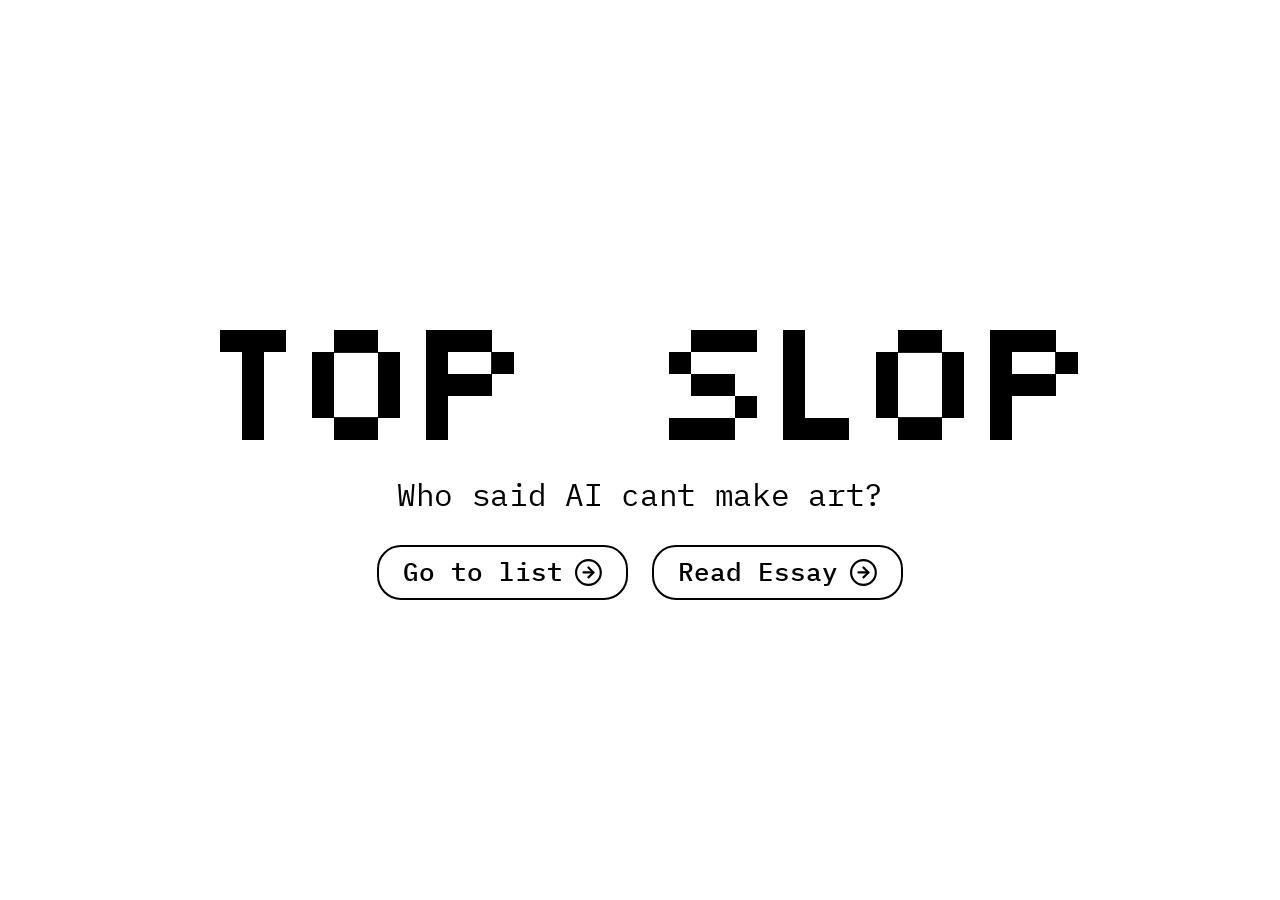
<file: index.html>
<!DOCTYPE html>
<html lang="en">
  <head>
    <meta charset="UTF-8" />
    <meta name="viewport" content="width=device-width, initial-scale=1.0" />
    <title>Top Slop</title>
    <meta
      name="description"
      content="A running archive of the moments when AI slop broke containment and took over public discourse."
    />
    <link rel="preconnect" href="https://fonts.googleapis.com" />
    <link rel="preconnect" href="https://fonts.gstatic.com" crossorigin />
    <link
      href="https://fonts.googleapis.com/css2?family=IBM+Plex+Mono:wght@300;400;500;600&family=Silkscreen:wght@400;700&display=swap"
      rel="stylesheet"
    />
    <link rel="stylesheet" href="./styles.css" />
  </head>
  <body data-page="home">
    <main class="home-shell">
      <section class="home-hero" aria-label="Top Slop intro">
        <h1 class="home-title" aria-label="Top Slop">
          <span>TOP</span>
          <span>SLOP</span>
        </h1>
        <p class="home-subtitle">Who said AI cant make art?</p>
        <nav class="home-actions" aria-label="Primary">
          <a class="pill-button" href="./list.html">
            <span>Go to list</span>
            <span class="pill-button__icon" aria-hidden="true">
              <svg viewBox="0 0 25 25" fill="none" xmlns="http://www.w3.org/2000/svg">
                <path d="M12.5 24C18.8513 24 24 18.8513 24 12.5C24 6.14873 18.8513 1 12.5 1C6.14873 1 1 6.14873 1 12.5C1 18.8513 6.14873 24 12.5 24Z" stroke="currentColor" stroke-width="2" stroke-linecap="round" stroke-linejoin="round"/>
                <path d="M12.5 17.1L17.1 12.5L12.5 7.90002" stroke="currentColor" stroke-width="2" stroke-linecap="round" stroke-linejoin="round"/>
                <path d="M7.90002 12.5H17.1" stroke="currentColor" stroke-width="2" stroke-linecap="round" stroke-linejoin="round"/>
              </svg>
            </span>
          </a>
          <a class="pill-button" href="./essay.html">
            <span>Read Essay</span>
            <span class="pill-button__icon" aria-hidden="true">
              <svg viewBox="0 0 25 25" fill="none" xmlns="http://www.w3.org/2000/svg">
                <path d="M12.5 24C18.8513 24 24 18.8513 24 12.5C24 6.14873 18.8513 1 12.5 1C6.14873 1 1 6.14873 1 12.5C1 18.8513 6.14873 24 12.5 24Z" stroke="currentColor" stroke-width="2" stroke-linecap="round" stroke-linejoin="round"/>
                <path d="M12.5 17.1L17.1 12.5L12.5 7.90002" stroke="currentColor" stroke-width="2" stroke-linecap="round" stroke-linejoin="round"/>
                <path d="M7.90002 12.5H17.1" stroke="currentColor" stroke-width="2" stroke-linecap="round" stroke-linejoin="round"/>
              </svg>
            </span>
          </a>
        </nav>
      </section>
    </main>
  </body>
</html>
</file>
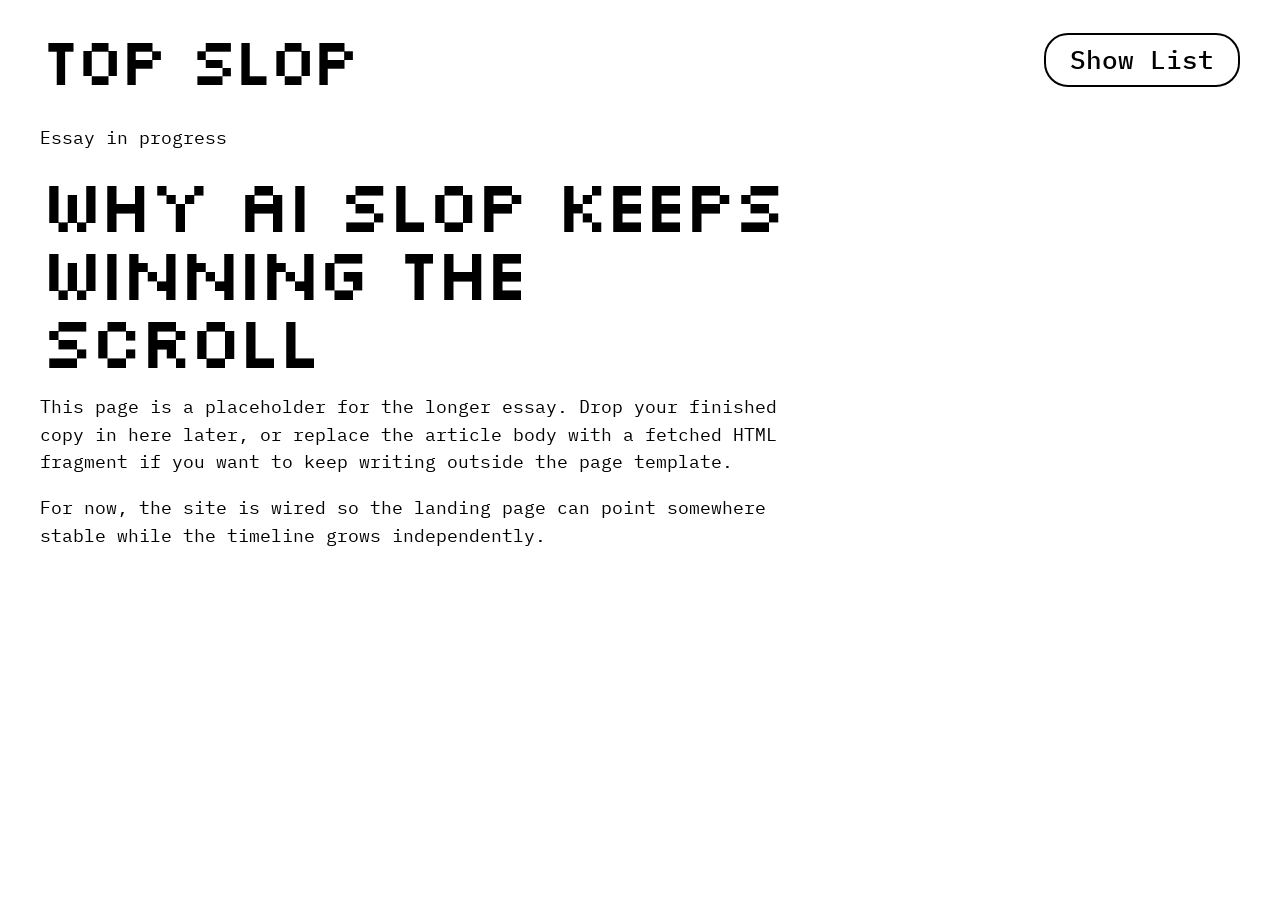
<file: essay.html>
<!DOCTYPE html>
<html lang="en">
  <head>
    <meta charset="UTF-8" />
    <meta name="viewport" content="width=device-width, initial-scale=1.0" />
    <title>Top Slop Essay</title>
    <meta
      name="description"
      content="Essay placeholder for Top Slop."
    />
    <link rel="preconnect" href="https://fonts.googleapis.com" />
    <link rel="preconnect" href="https://fonts.gstatic.com" crossorigin />
    <link
      href="https://fonts.googleapis.com/css2?family=IBM+Plex+Mono:wght@300;400;500;600&family=Silkscreen:wght@400;700&display=swap"
      rel="stylesheet"
    />
    <link rel="stylesheet" href="./styles.css" />
  </head>
  <body data-page="essay">
    <main class="essay-shell">
      <header class="page-header page-header--essay">
        <a class="back-link" href="./index.html">Top Slop</a>
        <a class="essay-link" href="./list.html">Show List</a>
      </header>

      <article class="essay">
        <p class="essay-kicker">Essay in progress</p>
        <h1 class="essay-title">Why AI slop keeps winning the scroll</h1>
        <p>
          This page is a placeholder for the longer essay. Drop your finished copy
          in here later, or replace the article body with a fetched HTML fragment if
          you want to keep writing outside the page template.
        </p>
        <p>
          For now, the site is wired so the landing page can point somewhere stable
          while the timeline grows independently.
        </p>
      </article>
    </main>
    <script src="./data/events.js"></script>
    <script src="./data/media.js"></script>
    <script src="./app.js"></script>
  </body>
</html>
</file>
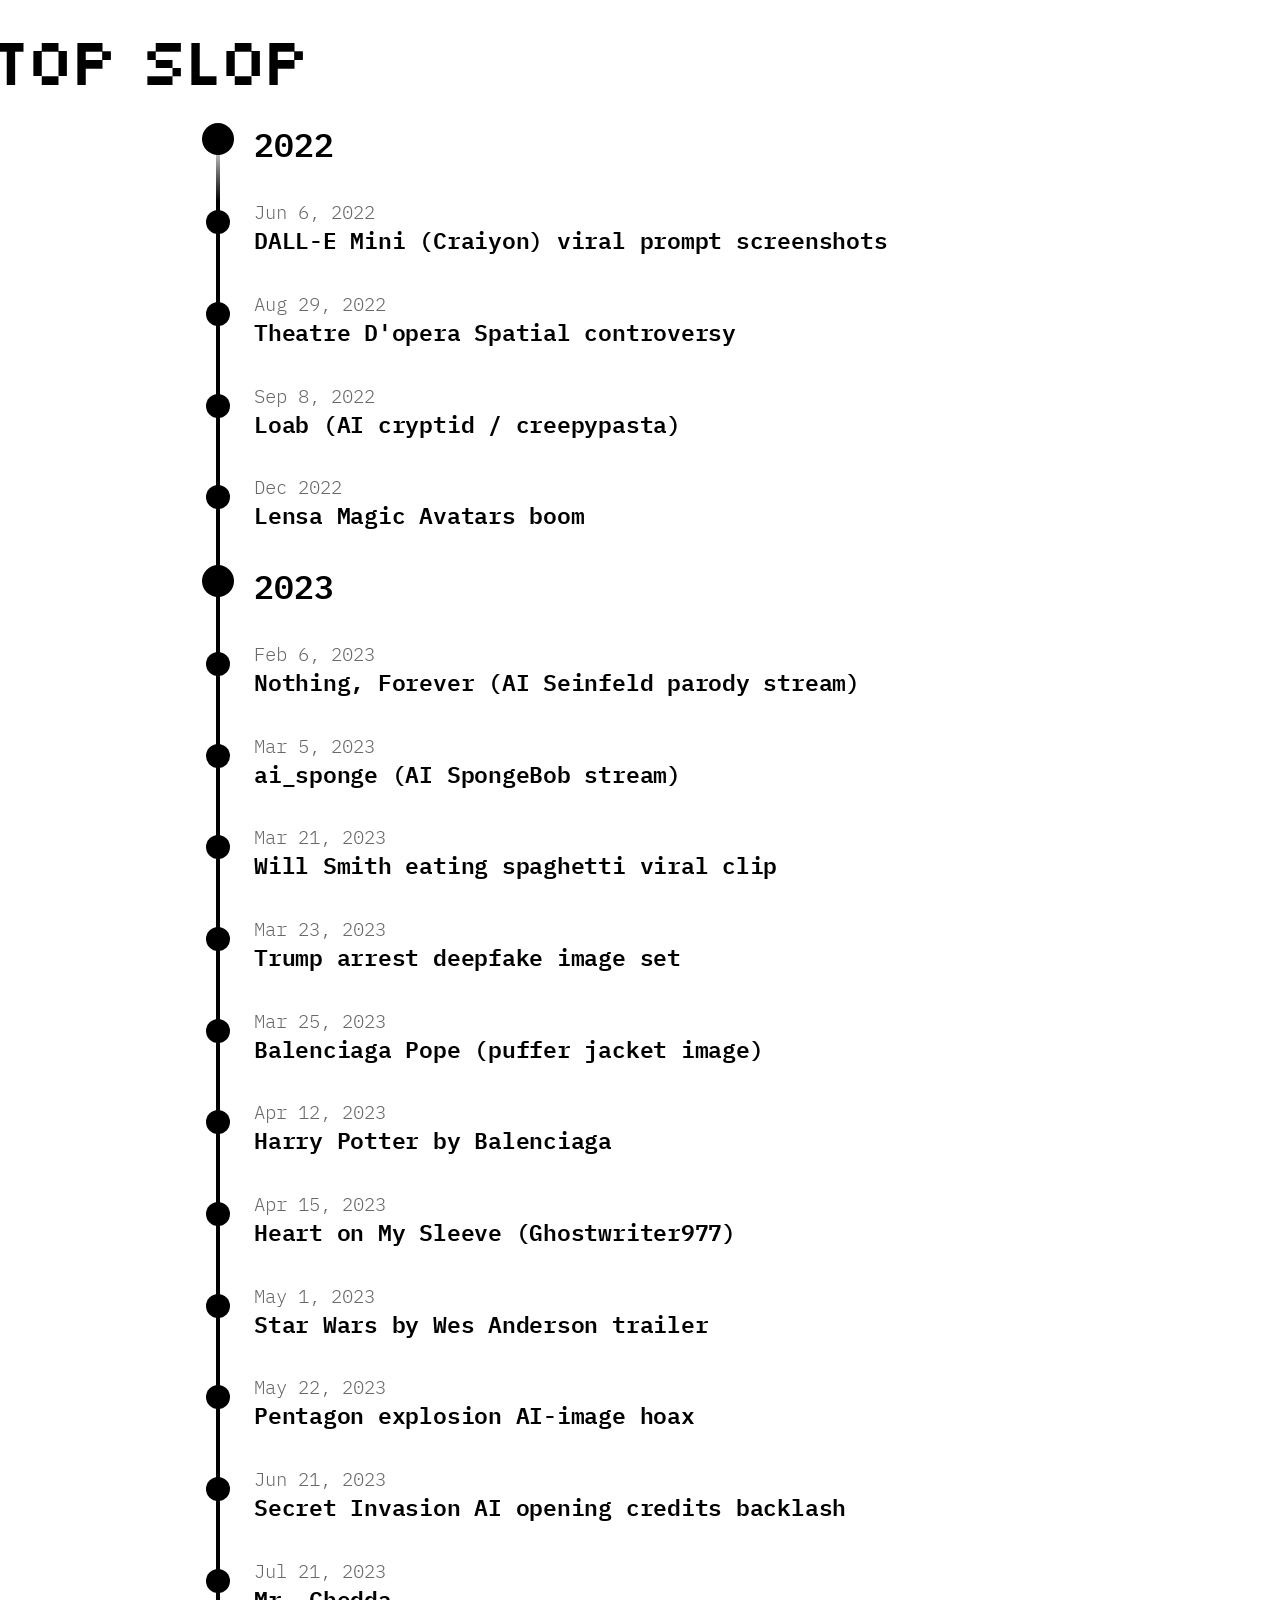
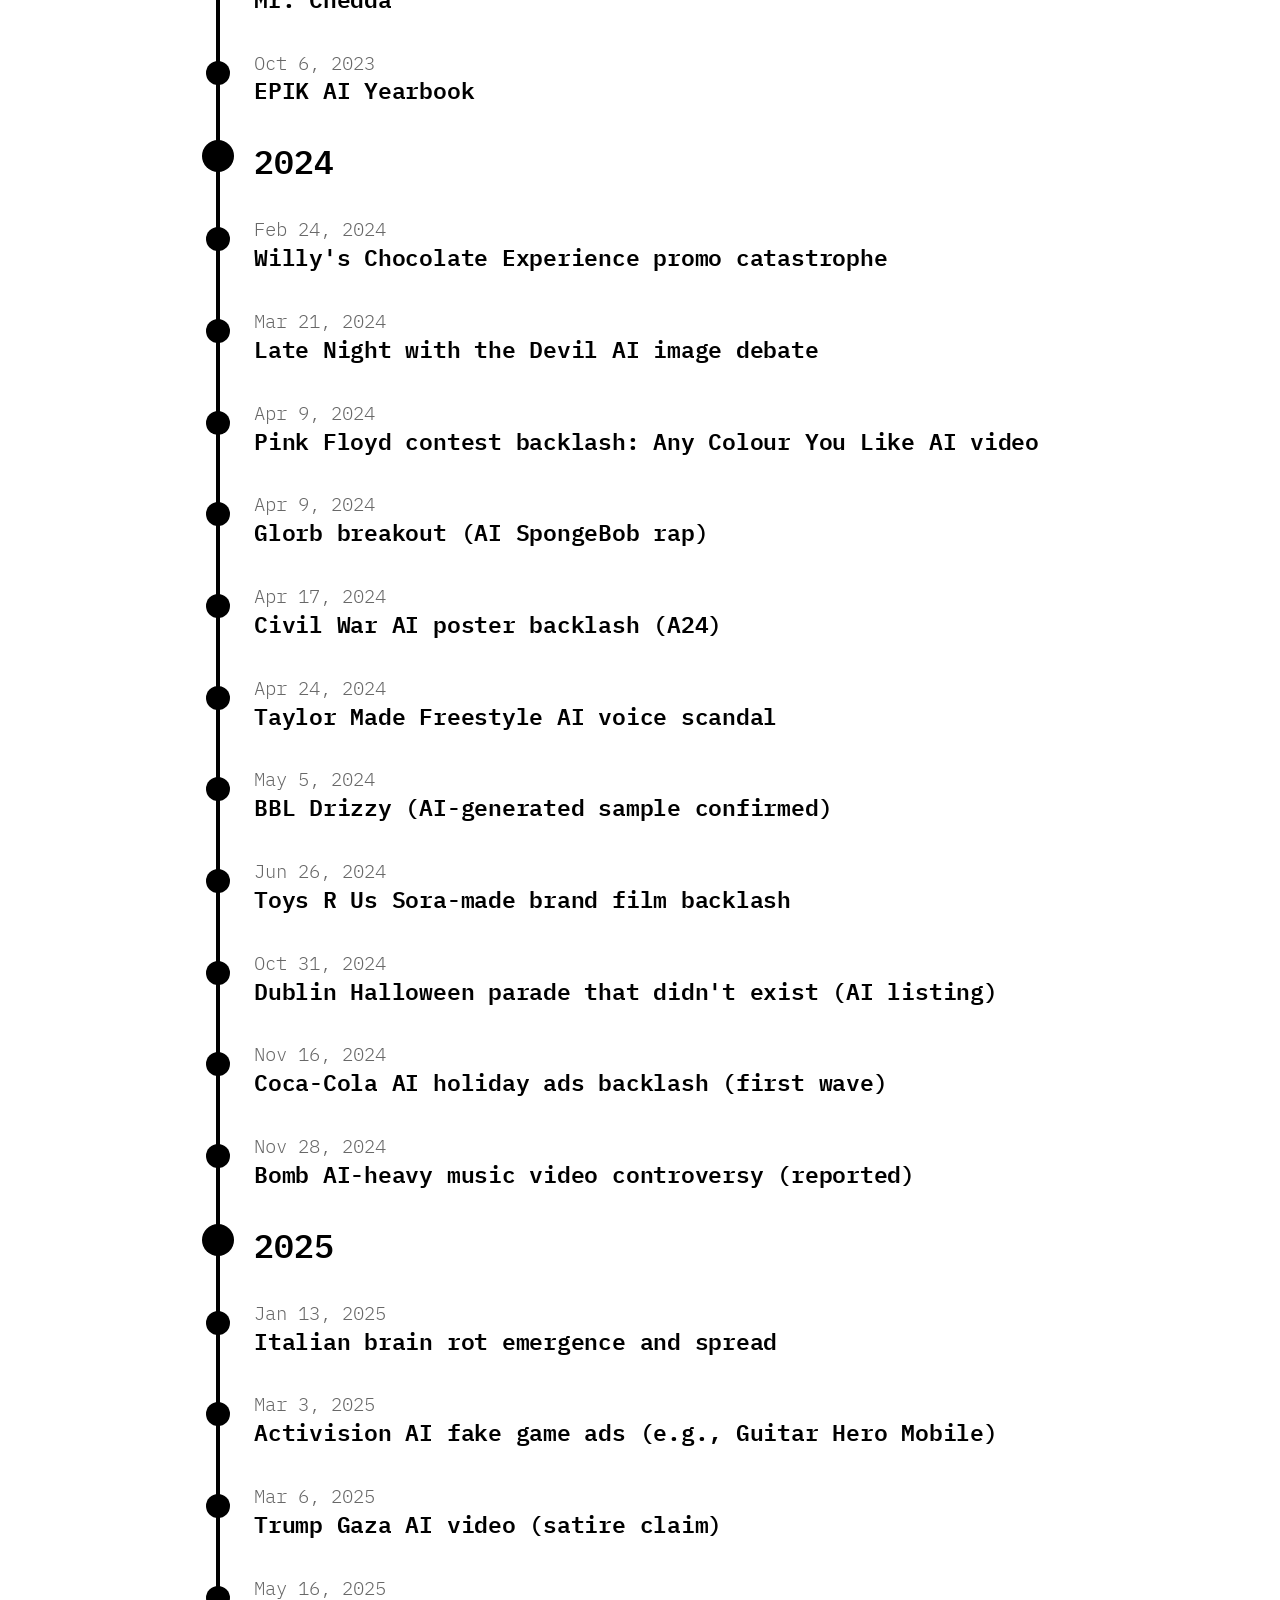
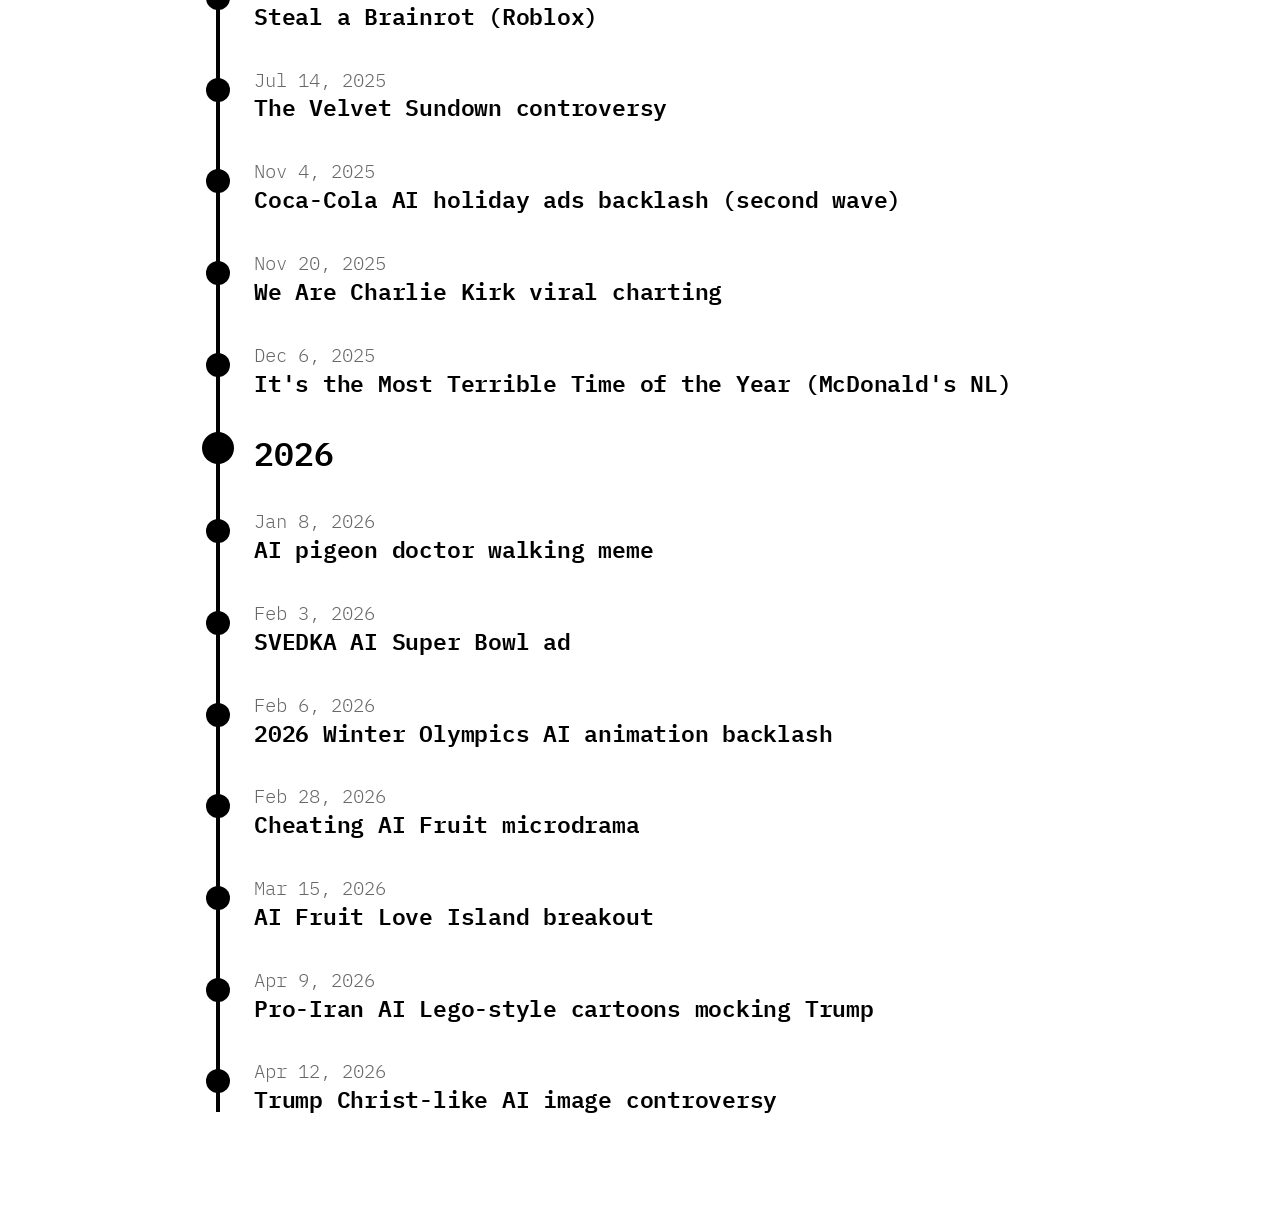
<file: list.html>
<!DOCTYPE html>
<html lang="en">
  <head>
    <meta charset="UTF-8" />
    <meta name="viewport" content="width=device-width, initial-scale=1.0" />
    <title>Top Slop List</title>
    <meta
      name="description"
      content="A chronological timeline of notable AI slop moments in public discourse."
    />
    <link rel="preconnect" href="https://fonts.googleapis.com" />
    <link rel="preconnect" href="https://fonts.gstatic.com" crossorigin />
    <link
      href="https://fonts.googleapis.com/css2?family=IBM+Plex+Mono:wght@300;400;500;600&family=Silkscreen:wght@400;700&display=swap"
      rel="stylesheet"
    />
    <link rel="stylesheet" href="./styles.css" />
  </head>
  <body data-page="list">
    <main class="list-shell">
      <header class="list-header">
        <a class="list-logo" href="./index.html" aria-label="Back to home">TOP SLOP</a>
      </header>

      <section class="timeline" data-timeline aria-label="Timeline entries"></section>
    </main>
    <script src="./data/events.js"></script>
    <script src="./data/media.js"></script>
    <script src="./app.js"></script>
  </body>
</html>
</file>
<file: styles.css>
:root {
  --page-bg: #ffffff;
  --ink: #000000;
  --ink-soft: #2d2d2d;
  --ink-muted: #686868;
  --rail: #000000;
  --tag-fill: #d7d7d7;
  --dot-muted: #b4b4b4;
  --pixel: "Silkscreen", monospace;
  --mono: "IBM Plex Mono", "Courier New", monospace;
  --page-width: 1280px;
  --timeline-rail: 176px;
  --timeline-text-start: 214px;
  --timeline-panel-offset: 28px;
}

*,
*::before,
*::after {
  box-sizing: border-box;
}

html,
body {
  margin: 0;
  min-height: 100%;
}

body {
  background: var(--page-bg);
  color: var(--ink);
  font-family: var(--mono);
  -webkit-font-smoothing: antialiased;
  text-rendering: optimizeLegibility;
}

a {
  color: inherit;
  text-decoration: none;
}

button,
summary {
  font: inherit;
}

.home-shell,
.list-shell,
.essay-shell {
  width: min(100%, var(--page-width));
  margin: 0 auto;
}

.home-shell {
  min-height: 100vh;
  display: grid;
  place-items: center;
  padding: 2rem;
}

.home-hero {
  width: 100%;
  min-height: calc(100vh - 64px);
  display: grid;
  align-content: center;
  justify-items: center;
  row-gap: 2rem;
}

.home-title {
  margin: 0;
  display: grid;
  grid-template-columns: max-content max-content;
  align-items: end;
  column-gap: clamp(3.5rem, 10vw, 8rem);
  font-family: var(--pixel);
  font-size: clamp(6rem, 15.6vw, 11rem);
  font-weight: 400;
  letter-spacing: -0.1em;
  line-height: 0.82;
  text-transform: uppercase;
}

.home-title span {
  display: block;
}

.home-subtitle {
  margin: 0;
  font-size: clamp(1.35rem, 2.45vw, 2rem);
  font-weight: 400;
  letter-spacing: -0.01em;
  line-height: 1.15;
}

.home-actions {
  display: flex;
  flex-wrap: wrap;
  justify-content: center;
  gap: 1.5rem;
}

.pill-button,
.essay-link {
  display: inline-flex;
  align-items: center;
  justify-content: center;
  gap: 0.75rem;
  padding: 0.75rem 1.5rem;
  border: 2px solid var(--ink);
  border-radius: 24px;
  background: #ffffff;
  font-size: clamp(1.2rem, 2vw, 1.65rem);
  font-weight: 500;
  line-height: 1;
  transition:
    transform 140ms ease,
    background-color 140ms ease;
}

.pill-button:hover,
.pill-button:focus-visible,
.essay-link:hover,
.essay-link:focus-visible {
  transform: translateY(-1px);
  background: #fafafa;
}

.pill-button__icon {
  width: 1.05em;
  height: 1.05em;
  display: inline-flex;
  align-items: center;
  justify-content: center;
  flex: 0 0 auto;
}

.pill-button__icon svg {
  width: 100%;
  height: 100%;
  display: block;
}

.list-shell,
.essay-shell {
  padding: 2rem 2.5rem 4.5rem;
}

.list-shell {
  position: relative;
}

.list-header {
  position: sticky;
  top: 0;
  z-index: 10;
  width: max-content;
  max-width: none;
  margin-top: -20px;
  margin-bottom: 0.25rem;
  margin-left: -50px;
  padding-top: 1.25rem;
  padding-bottom: 1.85rem;
}

.list-header::after {
  content: "";
  position: absolute;
  left: 50%;
  top: 0;
  z-index: -1;
  width: 100vw;
  height: 100%;
  transform: translateX(-50%);
  background: linear-gradient(
    to bottom,
    rgba(255, 255, 255, 1) 0%,
    rgba(255, 255, 255, 0.98) 42%,
    rgba(255, 255, 255, 0.86) 70%,
    rgba(255, 255, 255, 0) 100%
  );
  pointer-events: none;
}

.list-logo,
.back-link {
  display: inline-block;
  font-family: var(--pixel);
  font-size: clamp(3.2rem, 5.2vw, 4.6rem);
  font-weight: 400;
  letter-spacing: -0.1em;
  line-height: 0.84;
  text-transform: uppercase;
  white-space: nowrap;
}

.timeline {
  position: relative;
  min-height: 100vh;
  width: min(100%, 1060px);
  margin: 0;
  padding-top: 0.35rem;
}

.timeline::before {
  content: "";
  position: absolute;
  left: var(--timeline-rail);
  top: 0;
  bottom: 0;
  width: 4px;
  background: linear-gradient(
    to bottom,
    rgba(0, 0, 0, 0) 0,
    rgba(0, 0, 0, 0.18) 26px,
    rgba(0, 0, 0, 0.62) 52px,
    rgba(0, 0, 0, 1) 78px,
    rgba(0, 0, 0, 1) 100%
  );
}

.timeline-year,
.timeline-entry {
  position: relative;
}

.timeline-year {
  margin: 0 0 42px;
  padding-left: var(--timeline-text-start);
  font-size: 33px;
  font-weight: 600;
  line-height: 1;
}

.timeline-year::before,
.timeline-entry::before {
  content: "";
  position: absolute;
  border-radius: 999px;
  background: var(--ink);
}

.timeline-year::before {
  width: 32px;
  height: 32px;
  left: calc(var(--timeline-rail) - 14px);
  top: -5px;
}

.timeline-entry {
  margin: 0 0 42px;
}

.timeline-entry::before {
  width: 24px;
  height: 24px;
  left: calc(var(--timeline-rail) - 10px);
  top: 7px;
}

.timeline-entry > summary {
  list-style: none;
  cursor: pointer;
  display: grid;
  gap: 4px;
  padding-left: var(--timeline-text-start);
  outline: none;
}

.timeline-entry > summary::-webkit-details-marker {
  display: none;
}

.timeline-entry > summary:hover .entry-title,
.timeline-entry > summary:focus-visible .entry-title {
  text-decoration: underline;
  text-decoration-thickness: 1px;
  text-underline-offset: 0.14em;
}

.entry-date {
  margin: 0;
  color: var(--ink-muted);
  font-size: 19px;
  font-weight: 300;
  line-height: 1.05;
}

.entry-title {
  margin: 0;
  font-size: 23px;
  font-weight: 600;
  line-height: 1.12;
  letter-spacing: -0.01em;
}

.entry-panel {
  margin-top: 28px;
  margin-bottom: 50px;
  margin-left: calc(var(--timeline-text-start) + var(--timeline-panel-offset));
  display: grid;
  grid-template-columns: 369px minmax(0, 1fr);
  gap: 56px;
  align-items: start;
  max-width: 720px;
}

.media-shell {
  display: grid;
  gap: 10px;
}

.media-stage {
  position: relative;
  width: 100%;
  aspect-ratio: 369 / 305;
  overflow: hidden;
  border-radius: 15px;
  background: #f3f3f3;
  cursor: zoom-in;
}

.media-slide,
.media-slide > * {
  width: 100%;
  height: 100%;
}

.media-slide img,
.media-slide video,
.media-slide iframe {
  display: block;
  width: 100%;
  height: 100%;
  object-fit: cover;
  border: 0;
}

.media-empty {
  width: 100%;
  height: 100%;
  display: grid;
  place-items: center;
  padding: 20px;
  text-align: center;
  font-size: 14px;
  line-height: 1.35;
}

.media-arrow {
  position: absolute;
  top: 50%;
  z-index: 2;
  width: 44px;
  height: 44px;
  padding: 0;
  border: 0;
  border-radius: 999px;
  background: transparent;
  color: var(--ink);
  display: inline-flex;
  align-items: center;
  justify-content: center;
  font-size: 38px;
  line-height: 1;
  cursor: pointer;
  opacity: 0;
  pointer-events: none;
  transition:
    opacity 180ms cubic-bezier(0.22, 1, 0.36, 1),
    transform 180ms cubic-bezier(0.22, 1, 0.36, 1);
}

.media-arrow--prev {
  left: 14px;
  transform: translate(-8px, -50%);
}

.media-arrow--next {
  right: 14px;
  transform: translate(8px, -50%);
}

.media-arrow[hidden] {
  display: none;
}

.media-stage:hover .media-arrow,
.media-stage:focus-within .media-arrow {
  opacity: 1;
  pointer-events: auto;
}

.media-stage:hover .media-arrow--prev,
.media-stage:focus-within .media-arrow--prev,
.media-stage:hover .media-arrow--next,
.media-stage:focus-within .media-arrow--next {
  transform: translateY(-50%);
}

.media-dots {
  display: flex;
  justify-content: center;
  gap: 8px;
}

.media-dot {
  width: 10px;
  height: 10px;
  padding: 0;
  border: 0;
  border-radius: 999px;
  background: var(--dot-muted);
  cursor: pointer;
}

.media-dot[aria-current="true"] {
  background: var(--ink);
}

.entry-copy {
  display: grid;
  align-content: start;
  gap: 20px;
  max-width: 344px;
  padding-top: 2px;
}

.entry-note,
.meta-label,
.meta-value {
  margin: 0;
  font-size: 17px;
  font-weight: 400;
  line-height: 1.24;
}

.entry-note {
  font-weight: 500;
}

.entry-meta {
  display: grid;
  gap: 18px;
}

.meta-block {
  display: grid;
  gap: 2px;
}

.tag-list {
  display: flex;
  flex-wrap: wrap;
  gap: 10px 12px;
  padding-top: 2px;
}

.tag {
  display: inline-flex;
  align-items: center;
  justify-content: center;
  min-height: 24px;
  padding: 4px 10px;
  border: 1px solid var(--ink);
  border-radius: 24px;
  background: var(--tag-fill);
  font-size: 13px;
  font-weight: 400;
  line-height: 1;
  white-space: nowrap;
}

body.lightbox-open {
  overflow: hidden;
}

.lightbox {
  position: fixed;
  inset: 0;
  z-index: 100;
  display: grid;
  place-items: center;
  padding: 24px;
}

.lightbox[hidden] {
  display: none;
}

.lightbox-backdrop {
  position: absolute;
  inset: 0;
  background:
    linear-gradient(rgba(255, 255, 255, 0.22), rgba(255, 255, 255, 0.22)),
    rgba(255, 255, 255, 0.52);
  backdrop-filter: blur(18px);
  -webkit-backdrop-filter: blur(18px);
}

.lightbox-dialog {
  position: relative;
  z-index: 1;
  width: min(100%, 1180px);
  display: grid;
  gap: 18px;
}

.lightbox-close {
  position: absolute;
  top: -6px;
  right: -6px;
  z-index: 2;
  width: 52px;
  height: 52px;
  padding: 0;
  border: 1.5px solid rgba(0, 0, 0, 0.16);
  border-radius: 999px;
  background: rgba(255, 255, 255, 0.9);
  color: var(--ink);
  display: inline-flex;
  align-items: center;
  justify-content: center;
  font-size: 34px;
  line-height: 1;
  cursor: pointer;
  backdrop-filter: blur(10px);
  -webkit-backdrop-filter: blur(10px);
}

.lightbox-frame {
  position: relative;
  display: grid;
  align-items: center;
  min-height: min(72vh, 820px);
  padding: 0 80px;
}

.lightbox-media {
  min-height: min(72vh, 820px);
  display: grid;
  place-items: center;
}

.lightbox-media__asset {
  max-width: 100%;
  max-height: min(72vh, 820px);
  width: auto;
  height: auto;
  border-radius: 20px;
  box-shadow: 0 24px 80px rgba(0, 0, 0, 0.14);
  background: rgba(255, 255, 255, 0.78);
}

.lightbox-media iframe.lightbox-media__asset,
.lightbox-media video.lightbox-media__asset {
  width: min(100%, 1080px);
  aspect-ratio: 16 / 9;
}

.lightbox-arrow {
  position: absolute;
  top: 50%;
  z-index: 2;
  width: 56px;
  height: 56px;
  padding: 0;
  border: 0;
  border-radius: 999px;
  background: transparent;
  color: var(--ink);
  display: inline-flex;
  align-items: center;
  justify-content: center;
  font-size: 48px;
  line-height: 1;
  cursor: pointer;
  transform: translateY(-50%);
}

.lightbox-arrow--prev {
  left: 0;
}

.lightbox-arrow--next {
  right: 0;
}

.lightbox-arrow[hidden] {
  display: none;
}

.lightbox-thumbs {
  display: flex;
  justify-content: center;
  gap: 12px;
  overflow-x: auto;
  padding: 4px 6px 2px;
}

.lightbox-thumb {
  width: 84px;
  height: 84px;
  padding: 0;
  border: 1.5px solid rgba(0, 0, 0, 0.16);
  border-radius: 14px;
  background: rgba(255, 255, 255, 0.82);
  overflow: hidden;
  flex: 0 0 auto;
  cursor: pointer;
  opacity: 0.62;
  transition:
    opacity 160ms ease,
    transform 160ms cubic-bezier(0.22, 1, 0.36, 1),
    border-color 160ms ease;
}

.lightbox-thumb:hover,
.lightbox-thumb:focus-visible,
.lightbox-thumb[aria-current="true"] {
  opacity: 1;
  transform: translateY(-2px);
  border-color: rgba(0, 0, 0, 0.52);
}

.lightbox-thumb__asset {
  width: 100%;
  height: 100%;
  object-fit: cover;
  display: block;
  border: 0;
}

.page-header {
  display: flex;
  justify-content: space-between;
  align-items: center;
  gap: 20px;
  margin-bottom: 36px;
}

.essay {
  max-width: 760px;
  display: grid;
  gap: 18px;
}

.essay-kicker {
  margin: 0;
  font-size: 17px;
}

.essay-title {
  margin: 0;
  font-family: var(--pixel);
  font-size: clamp(2.4rem, 5.8vw, 4.8rem);
  font-weight: 400;
  line-height: 0.92;
  letter-spacing: -0.09em;
  text-transform: uppercase;
}

.essay p {
  margin: 0;
  max-width: 48rem;
  font-size: 18px;
  line-height: 1.55;
}

@media (max-width: 980px) {
  .list-shell,
  .essay-shell {
    padding-inline: 28px;
  }

  .list-header {
    margin-top: -16px;
    margin-left: -28px;
    padding-top: 0.9rem;
    padding-bottom: 1.55rem;
  }

  .timeline {
    --timeline-rail: 156px;
    --timeline-text-start: 196px;
    width: min(100%, 760px);
  }

  .entry-panel {
    margin-left: calc(var(--timeline-text-start) + 24px);
    grid-template-columns: minmax(280px, 369px) minmax(0, 1fr);
    gap: 32px;
    max-width: 100%;
  }

  .lightbox {
    padding: 16px;
  }

  .lightbox-dialog {
    gap: 14px;
  }

  .lightbox-frame {
    min-height: min(60vh, 620px);
    padding: 0 56px;
  }

  .lightbox-media {
    min-height: min(60vh, 620px);
  }

  .lightbox-media__asset {
    max-height: min(60vh, 620px);
  }

  .lightbox-thumbs {
    justify-content: flex-start;
  }
}

@media (max-width: 760px) {
  .home-shell {
    padding: 24px;
  }

  .home-hero {
    row-gap: 28px;
  }

  .home-title {
    grid-template-columns: 1fr;
    row-gap: 8px;
    text-align: center;
  }

  .home-subtitle {
    text-align: center;
  }

  .home-actions {
    width: 100%;
    flex-direction: column;
    gap: 0.875rem;
    align-items: center;
  }

  .pill-button,
  .essay-link {
    width: min(100%, 320px);
    padding: 0.75rem 1.25rem;
  }

  .list-shell,
  .essay-shell {
    padding: 24px 20px 56px;
  }

  .list-header {
    width: max-content;
    margin-top: -12px;
    margin-left: -16px;
    margin-bottom: 0.9rem;
    padding-top: 0.75rem;
    padding-bottom: 1.15rem;
  }

  .timeline {
    --timeline-rail: 12px;
    --timeline-text-start: 48px;
    --timeline-panel-offset: 0px;
    min-height: auto;
    width: 100%;
    margin: 0;
    padding-top: 0;
  }

  .timeline::before {
    top: 26px;
    width: 3px;
  }

  .timeline-year {
    font-size: 28px;
    margin-bottom: 28px;
  }

  .timeline-year::before {
    width: 26px;
    height: 26px;
    left: calc(var(--timeline-rail) - 11px);
    top: -2px;
  }

  .timeline-entry {
    margin-bottom: 28px;
  }

  .timeline-entry::before {
    width: 18px;
    height: 18px;
    left: calc(var(--timeline-rail) - 7px);
    top: 8px;
  }

  .entry-date {
    font-size: 16px;
  }

  .entry-title {
    font-size: 20px;
  }

  .entry-panel {
    margin-left: var(--timeline-text-start);
    margin-top: 18px;
    margin-bottom: 34px;
    grid-template-columns: 1fr;
    gap: 20px;
  }

  .media-stage {
    aspect-ratio: 1 / 1;
  }

  .media-arrow {
    opacity: 1;
    pointer-events: auto;
  }

  .media-arrow--prev,
  .media-arrow--next {
    transform: translateY(-50%);
  }

  .entry-copy {
    max-width: none;
    gap: 16px;
  }

  .entry-note,
  .meta-label,
  .meta-value {
    font-size: 15px;
  }

  .page-header {
    align-items: flex-start;
    flex-direction: column;
  }

  .essay p {
    font-size: 16px;
  }

  .lightbox-close {
    top: -10px;
    right: -2px;
    width: 46px;
    height: 46px;
    font-size: 30px;
  }

  .lightbox-frame {
    min-height: auto;
    padding: 0 40px;
  }

  .lightbox-media,
  .lightbox-media__asset {
    max-height: min(54vh, 420px);
  }

  .lightbox-arrow {
    width: 46px;
    height: 46px;
    font-size: 40px;
  }

  .lightbox-thumbs {
    gap: 10px;
  }

  .lightbox-thumb {
    width: 68px;
    height: 68px;
  }
}

@media (hover: none) {
  .media-arrow {
    opacity: 1;
    pointer-events: auto;
  }

  .media-arrow--prev,
  .media-arrow--next {
    transform: translateY(-50%);
  }
}

@media (prefers-reduced-motion: reduce) {
  *,
  *::before,
  *::after {
    animation-duration: 0.01ms !important;
    animation-iteration-count: 1 !important;
    transition-duration: 0.01ms !important;
    scroll-behavior: auto !important;
  }
}
</file>
